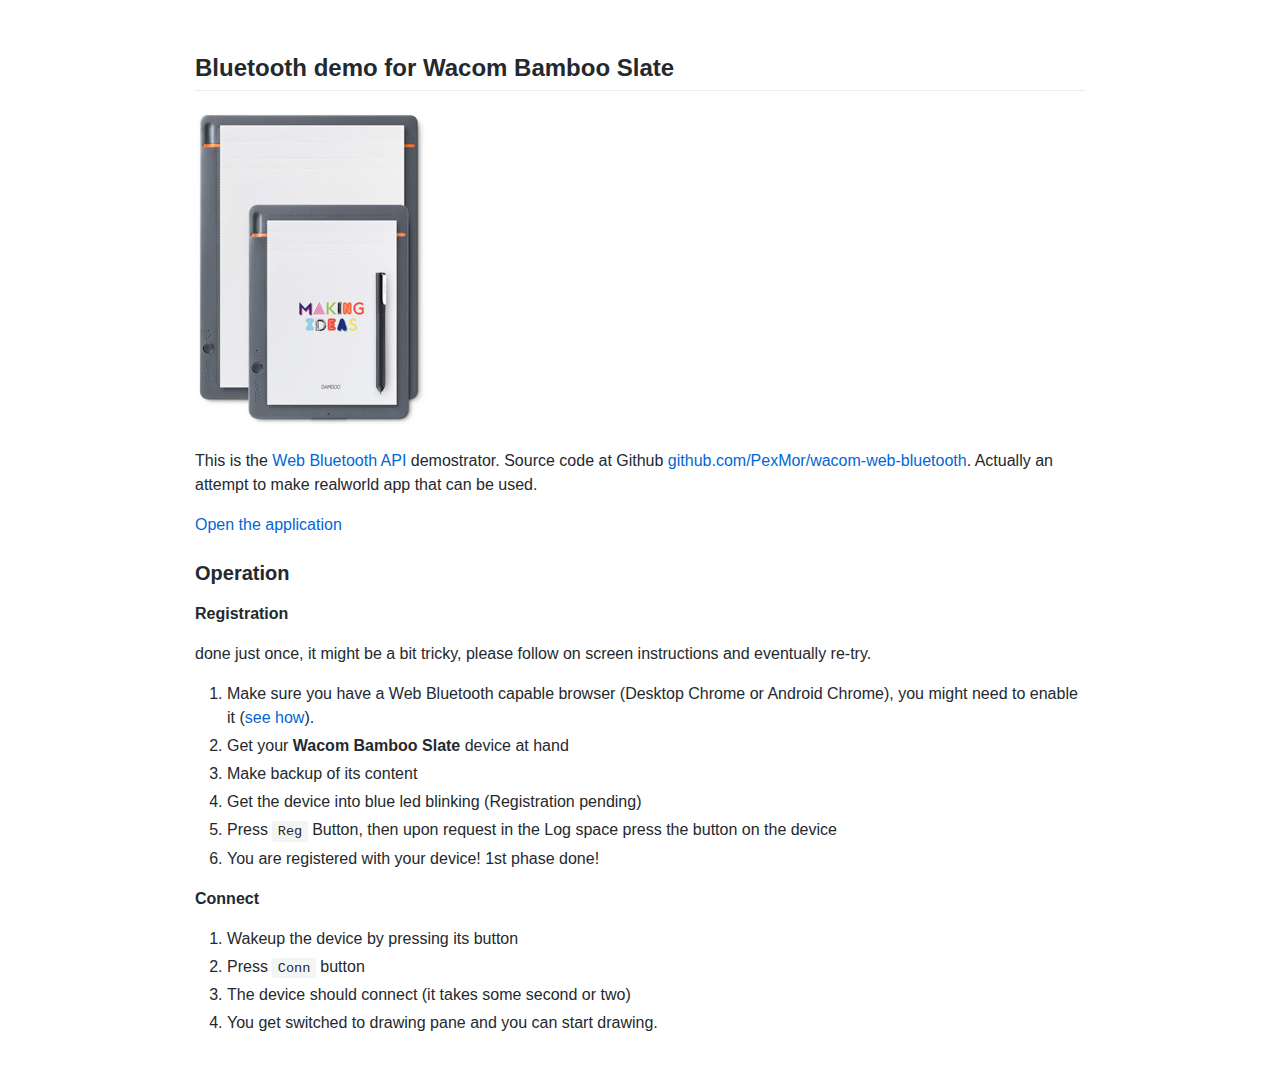
<file: docs/desc.html>
<!DOCTYPE html>
<html>

<head>
  <meta charset="utf-8">
  <title>Description: Wacom in a Browser</title>
  <meta name="viewport" content="width=device-width, initial-scale=1.0">
  <link rel="stylesheet" href="//maxcdn.bootstrapcdn.com/font-awesome/4.7.0/css/font-awesome.min.css">
    <link rel="stylesheet" href="github-markdown.css">
    <link rel="stylesheet" href="embedmd.css">
    <link href="//fonts.googleapis.com/css2?family=Open+Sans&family=Roboto&display=swap&subset=latin,latin-ext" rel="stylesheet"> 
    <script src="mdjs/markdown.js"></script>
    <script>
var mdSrc=`
## Bluetooth demo for Wacom Bamboo Slate

![Bamboo Img](bamboo.jpg)

This is the [Web Bluetooth API](https://webbluetoothcg.github.io/web-bluetooth/) demostrator.
Source code at Github [github.com/PexMor/wacom-web-bluetooth](https://github.com/PexMor/wacom-web-bluetooth).
Actually an attempt to make realworld app that can be used.

[Open the application](index.html)

### Operation

__Registration__

done just once, it might be a bit tricky, please follow on screen instructions and eventually re-try.

1. Make sure you have a Web Bluetooth capable browser (Desktop Chrome or Android Chrome), you might need to enable it ([see how](https://reelyactive.github.io/pareto-anywhere/enable-web-bluetooth-scanning/#:~:text=Chrome%20Browser,-On%20Android%20and&text=Enable%20Web%20Bluetooth%20Scanning%20in%20two%20steps%3A,select%20Enabled)).
2. Get your __Wacom Bamboo Slate__ device at hand
3. Make backup of its content
4. Get the device into blue led blinking (Registration pending)
5. Press \`Reg\` Button, then upon request in the Log space press the button on the device
6. You are registered with your device! 1st phase done!

__Connect__

1. Wakeup the device by pressing its button
2. Press \`Conn\` button
3. The device should connect (it takes some second or two)
4. You get switched to drawing pane and you can start drawing.

`;
        window["markdown"].ready.then(markdown => {
            var res = markdown.parse(mdSrc);
            var el = document.getElementById('render');
            if (el) {
                el.innerHTML = res;
            }
        });
    </script>
  <link rel="stylesheet" href="main.css">
</head>

<body>
    <div id='render' class='markdown-body'></div>
</body>

</html>
</file>
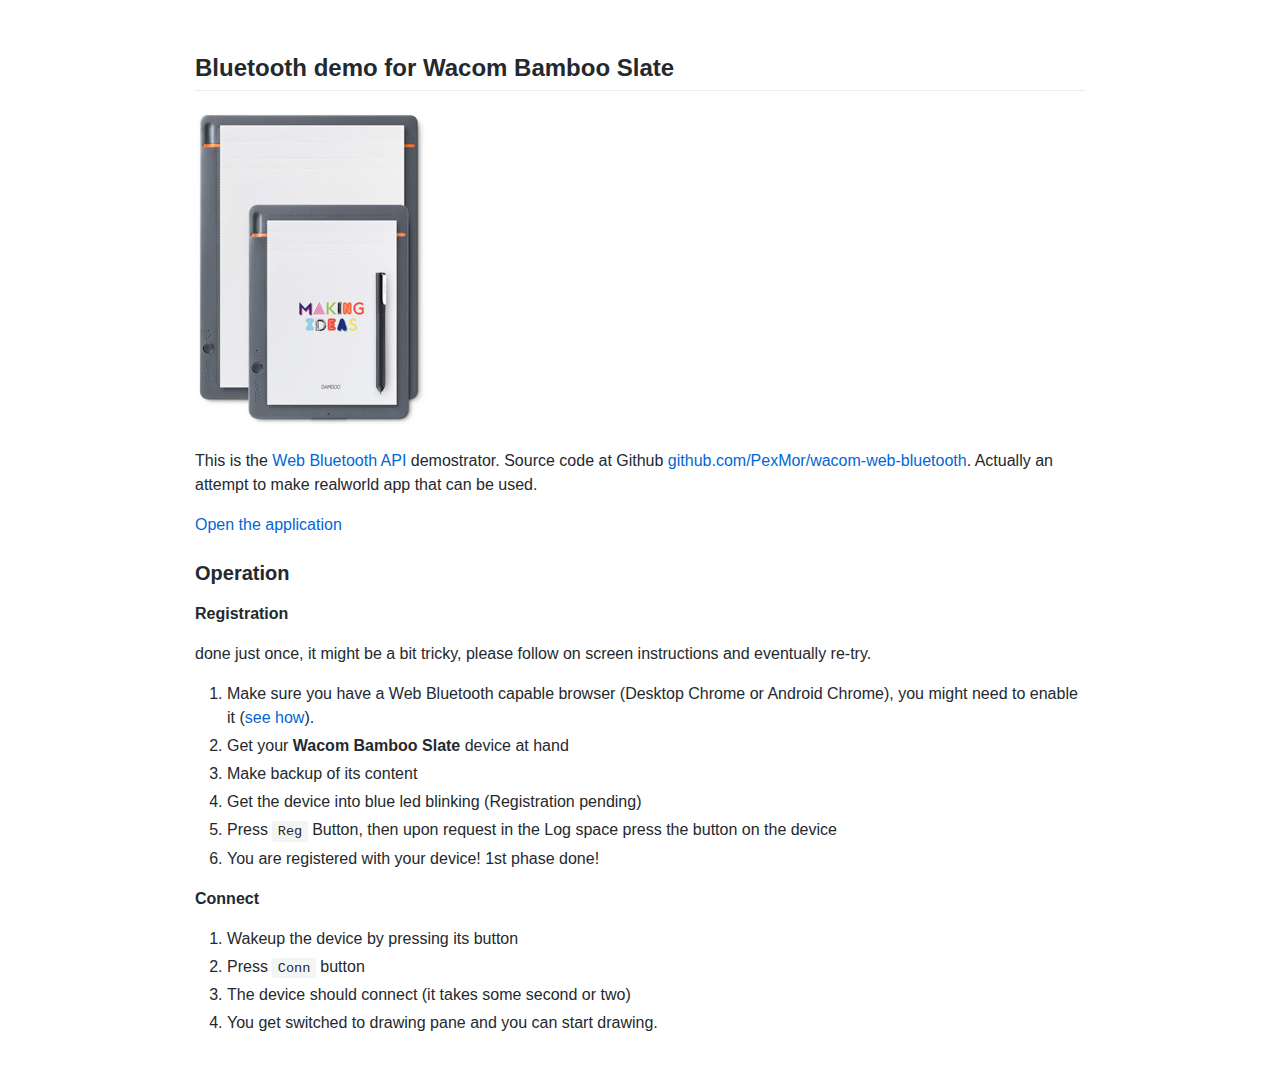
<file: docs/desc_5d615c1b1cce1909bb088984b42435e3fba27330.html>
<!DOCTYPE html>
<html>

<head>
  <meta charset="utf-8">
  <title>Description: Wacom in a Browser</title>
  <meta name="viewport" content="width=device-width, initial-scale=1.0">
  <link rel="apple-touch-icon" sizes="180x180" href="/wacom-web-bluetooth/icons/apple-touch-icon.png">
  <link rel="icon" type="image/png" sizes="32x32" href="/wacom-web-bluetooth/icons/favicon-32x32.png">
  <link rel="icon" type="image/png" sizes="16x16" href="/wacom-web-bluetooth/icons/favicon-16x16.png">
  <link rel="mask-icon" href="/wacom-web-bluetooth/icons/safari-pinned-tab.svg" color="#5bbad5">
  <link rel="shortcut icon" href="/wacom-web-bluetooth/icons/favicon.ico">
  <meta name="msapplication-TileColor" content="#ffc40d">
  <meta name="msapplication-config" content="/wacom-web-bluetooth/icons/browserconfig.xml">
  <meta name="theme-color" content="#ffffff">
  <link rel="stylesheet" href="//maxcdn.bootstrapcdn.com/font-awesome/4.7.0/css/font-awesome.min.css">
    <link rel="stylesheet" href="github-markdown.css">
    <link rel="stylesheet" href="embedmd.css">
    <link href="//fonts.googleapis.com/css2?family=Open+Sans&family=Roboto&display=swap&subset=latin,latin-ext" rel="stylesheet"> 
    <script src="mdjs/markdown.js"></script>
    <script>
var mdSrc=`
## Bluetooth demo for Wacom Bamboo Slate

![Bamboo Img](bamboo.jpg)

This is the [Web Bluetooth API](https://webbluetoothcg.github.io/web-bluetooth/) demostrator.
Source code at Github [github.com/PexMor/wacom-web-bluetooth](https://github.com/PexMor/wacom-web-bluetooth).
Actually an attempt to make realworld app that can be used.

[Open the application](index_11551f49140984263ae371fc07f488eb62399fd0.html)

### Operation

__Registration__

done just once, it might be a bit tricky, please follow on screen instructions and eventually re-try.

1. Make sure you have a Web Bluetooth capable browser (Desktop Chrome or Android Chrome), you might need to enable it ([see how](https://reelyactive.github.io/pareto-anywhere/enable-web-bluetooth-scanning/#:~:text=Chrome%20Browser,-On%20Android%20and&text=Enable%20Web%20Bluetooth%20Scanning%20in%20two%20steps%3A,select%20Enabled)).
2. Get your __Wacom Bamboo Slate__ device at hand
3. Make backup of its content
4. Get the device into blue led blinking (Registration pending)
5. Press \`Reg\` Button, then upon request in the Log space press the button on the device
6. You are registered with your device! 1st phase done!

__Connect__

1. Wakeup the device by pressing its button
2. Press \`Conn\` button
3. The device should connect (it takes some second or two)
4. You get switched to drawing pane and you can start drawing.

`;
        window["markdown"].ready.then(markdown => {
            var res = markdown.parse(mdSrc);
            var el = document.getElementById('render');
            if (el) {
                el.innerHTML = res;
            }
        });
    </script>
  <link rel="stylesheet" href="main.css">
</head>

<body>
    <div id='render' class='markdown-body'></div>
</body>

</html>
</file>
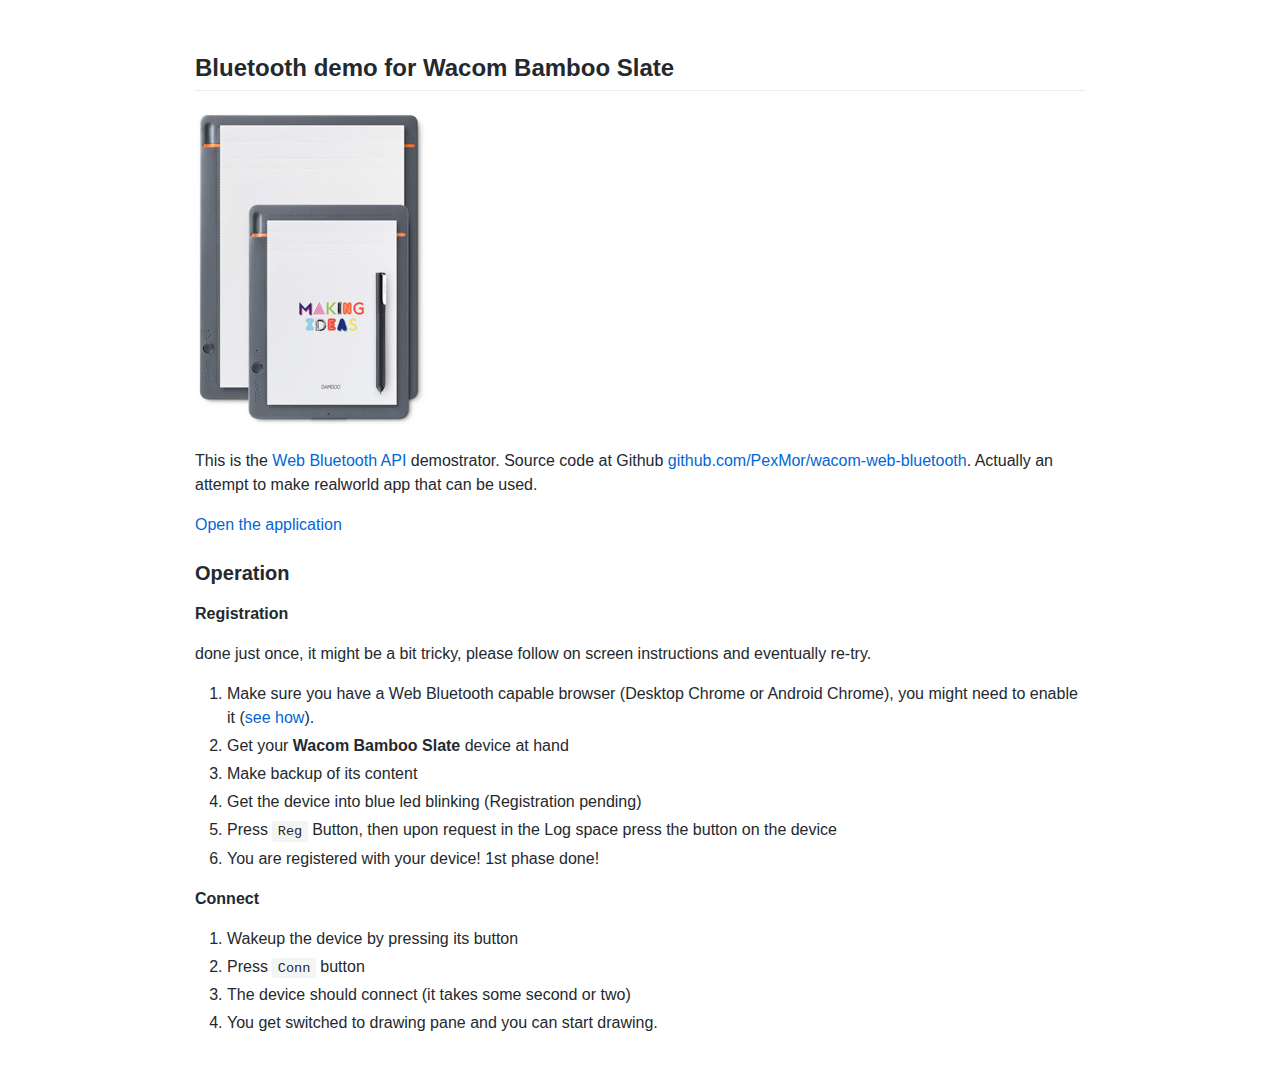
<file: docs/desc_c5165eae77a05a7bce1f98610a6eeebd78ed262d.html>
<!DOCTYPE html>
<html>

<head>
  <meta charset="utf-8">
  <title>Description: Wacom in a Browser</title>
  <meta name="viewport" content="width=device-width, initial-scale=1.0">
  <link rel="stylesheet" href="//maxcdn.bootstrapcdn.com/font-awesome/4.7.0/css/font-awesome.min.css">
    <link rel="stylesheet" href="github-markdown.css">
    <link rel="stylesheet" href="embedmd.css">
    <link href="//fonts.googleapis.com/css2?family=Open+Sans&family=Roboto&display=swap&subset=latin,latin-ext" rel="stylesheet"> 
    <script src="mdjs/markdown.js"></script>
    <script>
var mdSrc=`
## Bluetooth demo for Wacom Bamboo Slate

![Bamboo Img](bamboo.jpg)

This is the [Web Bluetooth API](https://webbluetoothcg.github.io/web-bluetooth/) demostrator.
Source code at Github [github.com/PexMor/wacom-web-bluetooth](https://github.com/PexMor/wacom-web-bluetooth).
Actually an attempt to make realworld app that can be used.

[Open the application](index_55564555f420b65ae9c549f8874e1558d2d276db.html)

### Operation

__Registration__

done just once, it might be a bit tricky, please follow on screen instructions and eventually re-try.

1. Make sure you have a Web Bluetooth capable browser (Desktop Chrome or Android Chrome), you might need to enable it ([see how](https://reelyactive.github.io/pareto-anywhere/enable-web-bluetooth-scanning/#:~:text=Chrome%20Browser,-On%20Android%20and&text=Enable%20Web%20Bluetooth%20Scanning%20in%20two%20steps%3A,select%20Enabled)).
2. Get your __Wacom Bamboo Slate__ device at hand
3. Make backup of its content
4. Get the device into blue led blinking (Registration pending)
5. Press \`Reg\` Button, then upon request in the Log space press the button on the device
6. You are registered with your device! 1st phase done!

__Connect__

1. Wakeup the device by pressing its button
2. Press \`Conn\` button
3. The device should connect (it takes some second or two)
4. You get switched to drawing pane and you can start drawing.

`;
        window["markdown"].ready.then(markdown => {
            var res = markdown.parse(mdSrc);
            var el = document.getElementById('render');
            if (el) {
                el.innerHTML = res;
            }
        });
    </script>
  <link rel="stylesheet" href="main.css">
</head>

<body>
    <div id='render' class='markdown-body'></div>
</body>

</html>
</file>
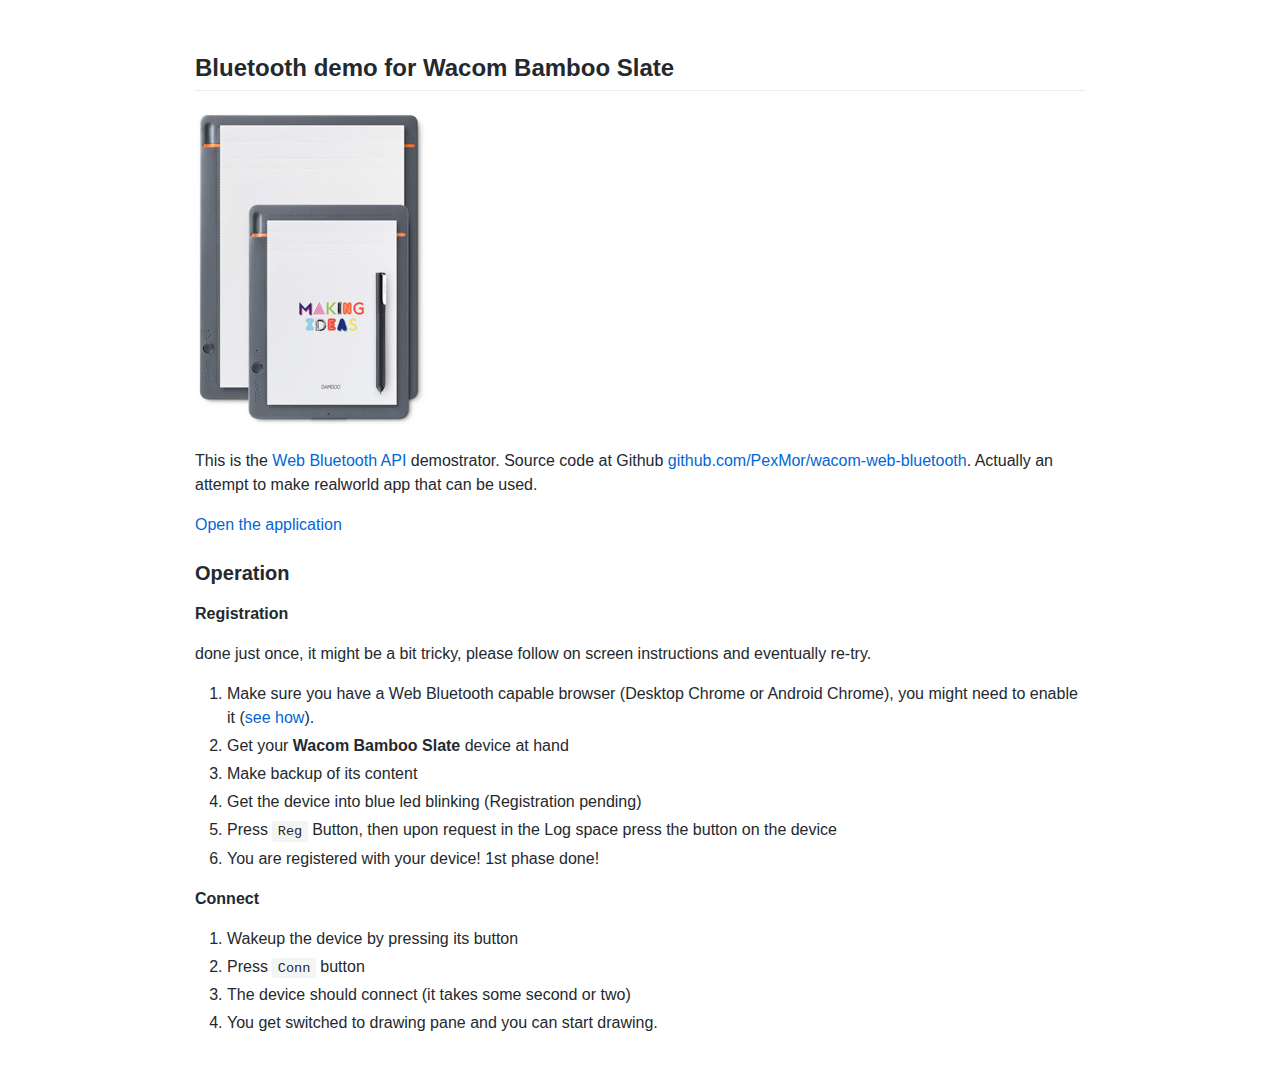
<file: docs/desc_d200d58b29abf92d675e7d777890a25f174c1034.html>
<!DOCTYPE html>
<html>

<head>
  <meta charset="utf-8">
  <title>Description: Wacom in a Browser</title>
  <meta name="viewport" content="width=device-width, initial-scale=1.0">
  <link rel="apple-touch-icon" sizes="180x180" href="/icons/apple-touch-icon.png">
  <link rel="icon" type="image/png" sizes="32x32" href="/icons/favicon-32x32.png">
  <link rel="icon" type="image/png" sizes="16x16" href="/icons/favicon-16x16.png">
  <link rel="mask-icon" href="/icons/safari-pinned-tab.svg" color="#5bbad5">
  <link rel="shortcut icon" href="/icons/favicon.ico">
  <meta name="msapplication-TileColor" content="#ffc40d">
  <meta name="msapplication-config" content="/icons/browserconfig.xml">
  <meta name="theme-color" content="#ffffff">
  <link rel="stylesheet" href="//maxcdn.bootstrapcdn.com/font-awesome/4.7.0/css/font-awesome.min.css">
    <link rel="stylesheet" href="github-markdown.css">
    <link rel="stylesheet" href="embedmd.css">
    <link href="//fonts.googleapis.com/css2?family=Open+Sans&family=Roboto&display=swap&subset=latin,latin-ext" rel="stylesheet"> 
    <script src="mdjs/markdown.js"></script>
    <script>
var mdSrc=`
## Bluetooth demo for Wacom Bamboo Slate

![Bamboo Img](bamboo.jpg)

This is the [Web Bluetooth API](https://webbluetoothcg.github.io/web-bluetooth/) demostrator.
Source code at Github [github.com/PexMor/wacom-web-bluetooth](https://github.com/PexMor/wacom-web-bluetooth).
Actually an attempt to make realworld app that can be used.

[Open the application](index_47d697acab4e76641f3f1dab53218a838c2c6b9e.html)

### Operation

__Registration__

done just once, it might be a bit tricky, please follow on screen instructions and eventually re-try.

1. Make sure you have a Web Bluetooth capable browser (Desktop Chrome or Android Chrome), you might need to enable it ([see how](https://reelyactive.github.io/pareto-anywhere/enable-web-bluetooth-scanning/#:~:text=Chrome%20Browser,-On%20Android%20and&text=Enable%20Web%20Bluetooth%20Scanning%20in%20two%20steps%3A,select%20Enabled)).
2. Get your __Wacom Bamboo Slate__ device at hand
3. Make backup of its content
4. Get the device into blue led blinking (Registration pending)
5. Press \`Reg\` Button, then upon request in the Log space press the button on the device
6. You are registered with your device! 1st phase done!

__Connect__

1. Wakeup the device by pressing its button
2. Press \`Conn\` button
3. The device should connect (it takes some second or two)
4. You get switched to drawing pane and you can start drawing.

`;
        window["markdown"].ready.then(markdown => {
            var res = markdown.parse(mdSrc);
            var el = document.getElementById('render');
            if (el) {
                el.innerHTML = res;
            }
        });
    </script>
  <link rel="stylesheet" href="main.css">
</head>

<body>
    <div id='render' class='markdown-body'></div>
</body>

</html>
</file>
<file: docs/github-markdown.css>
.markdown-body .octicon {
  display: inline-block;
  fill: currentColor;
  vertical-align: text-bottom;
}

.markdown-body .anchor {
  float: left;
  line-height: 1;
  margin-left: -20px;
  padding-right: 4px;
}

.markdown-body .anchor:focus {
  outline: none;
}

.markdown-body h1 .octicon-link,
.markdown-body h2 .octicon-link,
.markdown-body h3 .octicon-link,
.markdown-body h4 .octicon-link,
.markdown-body h5 .octicon-link,
.markdown-body h6 .octicon-link {
  color: #1b1f23;
  vertical-align: middle;
  visibility: hidden;
}

.markdown-body h1:hover .anchor,
.markdown-body h2:hover .anchor,
.markdown-body h3:hover .anchor,
.markdown-body h4:hover .anchor,
.markdown-body h5:hover .anchor,
.markdown-body h6:hover .anchor {
  text-decoration: none;
}

.markdown-body h1:hover .anchor .octicon-link,
.markdown-body h2:hover .anchor .octicon-link,
.markdown-body h3:hover .anchor .octicon-link,
.markdown-body h4:hover .anchor .octicon-link,
.markdown-body h5:hover .anchor .octicon-link,
.markdown-body h6:hover .anchor .octicon-link {
  visibility: visible;
}

.markdown-body h1:hover .anchor .octicon-link:before,
.markdown-body h2:hover .anchor .octicon-link:before,
.markdown-body h3:hover .anchor .octicon-link:before,
.markdown-body h4:hover .anchor .octicon-link:before,
.markdown-body h5:hover .anchor .octicon-link:before,
.markdown-body h6:hover .anchor .octicon-link:before {
  width: 16px;
  height: 16px;
  content: ' ';
  display: inline-block;
  background-image: url("data:image/svg+xml,%3Csvg xmlns='http://www.w3.org/2000/svg' viewBox='0 0 16 16' version='1.1' width='16' height='16' aria-hidden='true'%3E%3Cpath fill-rule='evenodd' d='M4 9h1v1H4c-1.5 0-3-1.69-3-3.5S2.55 3 4 3h4c1.45 0 3 1.69 3 3.5 0 1.41-.91 2.72-2 3.25V8.59c.58-.45 1-1.27 1-2.09C10 5.22 8.98 4 8 4H4c-.98 0-2 1.22-2 2.5S3 9 4 9zm9-3h-1v1h1c1 0 2 1.22 2 2.5S13.98 12 13 12H9c-.98 0-2-1.22-2-2.5 0-.83.42-1.64 1-2.09V6.25c-1.09.53-2 1.84-2 3.25C6 11.31 7.55 13 9 13h4c1.45 0 3-1.69 3-3.5S14.5 6 13 6z'%3E%3C/path%3E%3C/svg%3E");
}.markdown-body {
  -ms-text-size-adjust: 100%;
  -webkit-text-size-adjust: 100%;
  line-height: 1.5;
  color: #24292e;
  font-family: -apple-system,BlinkMacSystemFont,Segoe UI,Helvetica,Arial,sans-serif,Apple Color Emoji,Segoe UI Emoji;
  font-size: 16px;
  line-height: 1.5;
  word-wrap: break-word;
}

.markdown-body details {
  display: block;
}

.markdown-body summary {
  display: list-item;
}

.markdown-body a {
  background-color: initial;
}

.markdown-body a:active,
.markdown-body a:hover {
  outline-width: 0;
}

.markdown-body strong {
  font-weight: inherit;
  font-weight: bolder;
}

.markdown-body h1 {
  font-size: 2em;
  margin: .67em 0;
}

.markdown-body img {
  border-style: none;
}

.markdown-body code,
.markdown-body kbd,
.markdown-body pre {
  font-family: monospace,monospace;
  font-size: 1em;
}

.markdown-body hr {
  box-sizing: initial;
  height: 0;
  overflow: visible;
}

.markdown-body input {
  font: inherit;
  margin: 0;
}

.markdown-body input {
  overflow: visible;
}

.markdown-body [type=checkbox] {
  box-sizing: border-box;
  padding: 0;
}

.markdown-body * {
  box-sizing: border-box;
}

.markdown-body input {
  font-family: inherit;
  font-size: inherit;
  line-height: inherit;
}

.markdown-body a {
  color: #0366d6;
  text-decoration: none;
}

.markdown-body a:hover {
  text-decoration: underline;
}

.markdown-body strong {
  font-weight: 600;
}

.markdown-body hr {
  height: 0;
  margin: 15px 0;
  overflow: hidden;
  background: transparent;
  border: 0;
  border-bottom: 1px solid #dfe2e5;
}

.markdown-body hr:after,
.markdown-body hr:before {
  display: table;
  content: "";
}

.markdown-body hr:after {
  clear: both;
}

.markdown-body table {
  border-spacing: 0;
  border-collapse: collapse;
}

.markdown-body td,
.markdown-body th {
  padding: 0;
}

.markdown-body details summary {
  cursor: pointer;
}

.markdown-body kbd {
  display: inline-block;
  padding: 3px 5px;
  font: 11px SFMono-Regular,Consolas,Liberation Mono,Menlo,monospace;
  line-height: 10px;
  color: #444d56;
  vertical-align: middle;
  background-color: #fafbfc;
  border: 1px solid #d1d5da;
  border-radius: 3px;
  box-shadow: inset 0 -1px 0 #d1d5da;
}

.markdown-body h1,
.markdown-body h2,
.markdown-body h3,
.markdown-body h4,
.markdown-body h5,
.markdown-body h6 {
  margin-top: 0;
  margin-bottom: 0;
}

.markdown-body h1 {
  font-size: 32px;
}

.markdown-body h1,
.markdown-body h2 {
  font-weight: 600;
}

.markdown-body h2 {
  font-size: 24px;
}

.markdown-body h3 {
  font-size: 20px;
}

.markdown-body h3,
.markdown-body h4 {
  font-weight: 600;
}

.markdown-body h4 {
  font-size: 16px;
}

.markdown-body h5 {
  font-size: 14px;
}

.markdown-body h5,
.markdown-body h6 {
  font-weight: 600;
}

.markdown-body h6 {
  font-size: 12px;
}

.markdown-body p {
  margin-top: 0;
  margin-bottom: 10px;
}

.markdown-body blockquote {
  margin: 0;
}

.markdown-body ol,
.markdown-body ul {
  padding-left: 0;
  margin-top: 0;
  margin-bottom: 0;
}

.markdown-body ol ol,
.markdown-body ul ol {
  list-style-type: lower-roman;
}

.markdown-body ol ol ol,
.markdown-body ol ul ol,
.markdown-body ul ol ol,
.markdown-body ul ul ol {
  list-style-type: lower-alpha;
}

.markdown-body dd {
  margin-left: 0;
}

.markdown-body code,
.markdown-body pre {
  font-family: SFMono-Regular,Consolas,Liberation Mono,Menlo,monospace;
  font-size: 12px;
}

.markdown-body pre {
  margin-top: 0;
  margin-bottom: 0;
}

.markdown-body input::-webkit-inner-spin-button,
.markdown-body input::-webkit-outer-spin-button {
  margin: 0;
  -webkit-appearance: none;
  appearance: none;
}

.markdown-body :checked+.radio-label {
  position: relative;
  z-index: 1;
  border-color: #0366d6;
}

.markdown-body .border {
  border: 1px solid #e1e4e8!important;
}

.markdown-body .border-0 {
  border: 0!important;
}

.markdown-body .border-bottom {
  border-bottom: 1px solid #e1e4e8!important;
}

.markdown-body .rounded-1 {
  border-radius: 3px!important;
}

.markdown-body .bg-white {
  background-color: #fff!important;
}

.markdown-body .bg-gray-light {
  background-color: #fafbfc!important;
}

.markdown-body .text-gray-light {
  color: #6a737d!important;
}

.markdown-body .mb-0 {
  margin-bottom: 0!important;
}

.markdown-body .my-2 {
  margin-top: 8px!important;
  margin-bottom: 8px!important;
}

.markdown-body .pl-0 {
  padding-left: 0!important;
}

.markdown-body .py-0 {
  padding-top: 0!important;
  padding-bottom: 0!important;
}

.markdown-body .pl-1 {
  padding-left: 4px!important;
}

.markdown-body .pl-2 {
  padding-left: 8px!important;
}

.markdown-body .py-2 {
  padding-top: 8px!important;
  padding-bottom: 8px!important;
}

.markdown-body .pl-3,
.markdown-body .px-3 {
  padding-left: 16px!important;
}

.markdown-body .px-3 {
  padding-right: 16px!important;
}

.markdown-body .pl-4 {
  padding-left: 24px!important;
}

.markdown-body .pl-5 {
  padding-left: 32px!important;
}

.markdown-body .pl-6 {
  padding-left: 40px!important;
}

.markdown-body .f6 {
  font-size: 12px!important;
}

.markdown-body .lh-condensed {
  line-height: 1.25!important;
}

.markdown-body .text-bold {
  font-weight: 600!important;
}

.markdown-body .pl-c {
  color: #6a737d;
}

.markdown-body .pl-c1,
.markdown-body .pl-s .pl-v {
  color: #005cc5;
}

.markdown-body .pl-e,
.markdown-body .pl-en {
  color: #6f42c1;
}

.markdown-body .pl-s .pl-s1,
.markdown-body .pl-smi {
  color: #24292e;
}

.markdown-body .pl-ent {
  color: #22863a;
}

.markdown-body .pl-k {
  color: #d73a49;
}

.markdown-body .pl-pds,
.markdown-body .pl-s,
.markdown-body .pl-s .pl-pse .pl-s1,
.markdown-body .pl-sr,
.markdown-body .pl-sr .pl-cce,
.markdown-body .pl-sr .pl-sra,
.markdown-body .pl-sr .pl-sre {
  color: #032f62;
}

.markdown-body .pl-smw,
.markdown-body .pl-v {
  color: #e36209;
}

.markdown-body .pl-bu {
  color: #b31d28;
}

.markdown-body .pl-ii {
  color: #fafbfc;
  background-color: #b31d28;
}

.markdown-body .pl-c2 {
  color: #fafbfc;
  background-color: #d73a49;
}

.markdown-body .pl-c2:before {
  content: "^M";
}

.markdown-body .pl-sr .pl-cce {
  font-weight: 700;
  color: #22863a;
}

.markdown-body .pl-ml {
  color: #735c0f;
}

.markdown-body .pl-mh,
.markdown-body .pl-mh .pl-en,
.markdown-body .pl-ms {
  font-weight: 700;
  color: #005cc5;
}

.markdown-body .pl-mi {
  font-style: italic;
  color: #24292e;
}

.markdown-body .pl-mb {
  font-weight: 700;
  color: #24292e;
}

.markdown-body .pl-md {
  color: #b31d28;
  background-color: #ffeef0;
}

.markdown-body .pl-mi1 {
  color: #22863a;
  background-color: #f0fff4;
}

.markdown-body .pl-mc {
  color: #e36209;
  background-color: #ffebda;
}

.markdown-body .pl-mi2 {
  color: #f6f8fa;
  background-color: #005cc5;
}

.markdown-body .pl-mdr {
  font-weight: 700;
  color: #6f42c1;
}

.markdown-body .pl-ba {
  color: #586069;
}

.markdown-body .pl-sg {
  color: #959da5;
}

.markdown-body .pl-corl {
  text-decoration: underline;
  color: #032f62;
}

.markdown-body .mb-0 {
  margin-bottom: 0!important;
}

.markdown-body .my-2 {
  margin-bottom: 8px!important;
}

.markdown-body .my-2 {
  margin-top: 8px!important;
}

.markdown-body .pl-0 {
  padding-left: 0!important;
}

.markdown-body .py-0 {
  padding-top: 0!important;
  padding-bottom: 0!important;
}

.markdown-body .pl-1 {
  padding-left: 4px!important;
}

.markdown-body .pl-2 {
  padding-left: 8px!important;
}

.markdown-body .py-2 {
  padding-top: 8px!important;
  padding-bottom: 8px!important;
}

.markdown-body .pl-3 {
  padding-left: 16px!important;
}

.markdown-body .pl-4 {
  padding-left: 24px!important;
}

.markdown-body .pl-5 {
  padding-left: 32px!important;
}

.markdown-body .pl-6 {
  padding-left: 40px!important;
}

.markdown-body .pl-7 {
  padding-left: 48px!important;
}

.markdown-body .pl-8 {
  padding-left: 64px!important;
}

.markdown-body .pl-9 {
  padding-left: 80px!important;
}

.markdown-body .pl-10 {
  padding-left: 96px!important;
}

.markdown-body .pl-11 {
  padding-left: 112px!important;
}

.markdown-body .pl-12 {
  padding-left: 128px!important;
}

.markdown-body hr {
  border-bottom-color: #eee;
}

.markdown-body kbd {
  display: inline-block;
  padding: 3px 5px;
  font: 11px SFMono-Regular,Consolas,Liberation Mono,Menlo,monospace;
  line-height: 10px;
  color: #444d56;
  vertical-align: middle;
  background-color: #fafbfc;
  border: 1px solid #d1d5da;
  border-radius: 3px;
  box-shadow: inset 0 -1px 0 #d1d5da;
}

.markdown-body:after,
.markdown-body:before {
  display: table;
  content: "";
}

.markdown-body:after {
  clear: both;
}

.markdown-body>:first-child {
  margin-top: 0!important;
}

.markdown-body>:last-child {
  margin-bottom: 0!important;
}

.markdown-body a:not([href]) {
  color: inherit;
  text-decoration: none;
}

.markdown-body blockquote,
.markdown-body details,
.markdown-body dl,
.markdown-body ol,
.markdown-body p,
.markdown-body pre,
.markdown-body table,
.markdown-body ul {
  margin-top: 0;
  margin-bottom: 16px;
}

.markdown-body hr {
  height: .25em;
  padding: 0;
  margin: 24px 0;
  background-color: #e1e4e8;
  border: 0;
}

.markdown-body blockquote {
  padding: 0 1em;
  color: #6a737d;
  border-left: .25em solid #dfe2e5;
}

.markdown-body blockquote>:first-child {
  margin-top: 0;
}

.markdown-body blockquote>:last-child {
  margin-bottom: 0;
}

.markdown-body h1,
.markdown-body h2,
.markdown-body h3,
.markdown-body h4,
.markdown-body h5,
.markdown-body h6 {
  margin-top: 24px;
  margin-bottom: 16px;
  font-weight: 600;
  line-height: 1.25;
}

.markdown-body h1 {
  font-size: 2em;
}

.markdown-body h1,
.markdown-body h2 {
  padding-bottom: .3em;
  border-bottom: 1px solid #eaecef;
}

.markdown-body h2 {
  font-size: 1.5em;
}

.markdown-body h3 {
  font-size: 1.25em;
}

.markdown-body h4 {
  font-size: 1em;
}

.markdown-body h5 {
  font-size: .875em;
}

.markdown-body h6 {
  font-size: .85em;
  color: #6a737d;
}

.markdown-body ol,
.markdown-body ul {
  padding-left: 2em;
}

.markdown-body ol ol,
.markdown-body ol ul,
.markdown-body ul ol,
.markdown-body ul ul {
  margin-top: 0;
  margin-bottom: 0;
}

.markdown-body li {
  word-wrap: break-all;
}

.markdown-body li>p {
  margin-top: 16px;
}

.markdown-body li+li {
  margin-top: .25em;
}

.markdown-body dl {
  padding: 0;
}

.markdown-body dl dt {
  padding: 0;
  margin-top: 16px;
  font-size: 1em;
  font-style: italic;
  font-weight: 600;
}

.markdown-body dl dd {
  padding: 0 16px;
  margin-bottom: 16px;
}

.markdown-body table {
  display: block;
  width: 100%;
  overflow: auto;
}

.markdown-body table th {
  font-weight: 600;
}

.markdown-body table td,
.markdown-body table th {
  padding: 6px 13px;
  border: 1px solid #dfe2e5;
}

.markdown-body table tr {
  background-color: #fff;
  border-top: 1px solid #c6cbd1;
}

.markdown-body table tr:nth-child(2n) {
  background-color: #f6f8fa;
}

.markdown-body img {
  max-width: 100%;
  box-sizing: initial;
  background-color: #fff;
}

.markdown-body img[align=right] {
  padding-left: 20px;
}

.markdown-body img[align=left] {
  padding-right: 20px;
}

.markdown-body code {
  padding: .2em .4em;
  margin: 0;
  font-size: 85%;
  background-color: rgba(27,31,35,.05);
  border-radius: 3px;
}

.markdown-body pre {
  word-wrap: normal;
}

.markdown-body pre>code {
  padding: 0;
  margin: 0;
  font-size: 100%;
  word-break: normal;
  white-space: pre;
  background: transparent;
  border: 0;
}

.markdown-body .highlight {
  margin-bottom: 16px;
}

.markdown-body .highlight pre {
  margin-bottom: 0;
  word-break: normal;
}

.markdown-body .highlight pre,
.markdown-body pre {
  padding: 16px;
  overflow: auto;
  font-size: 85%;
  line-height: 1.45;
  background-color: #f6f8fa;
  border-radius: 3px;
}

.markdown-body pre code {
  display: inline;
  max-width: auto;
  padding: 0;
  margin: 0;
  overflow: visible;
  line-height: inherit;
  word-wrap: normal;
  background-color: initial;
  border: 0;
}

.markdown-body .commit-tease-sha {
  display: inline-block;
  font-family: SFMono-Regular,Consolas,Liberation Mono,Menlo,monospace;
  font-size: 90%;
  color: #444d56;
}

.markdown-body .full-commit .btn-outline:not(:disabled):hover {
  color: #005cc5;
  border-color: #005cc5;
}

.markdown-body .blob-wrapper {
  overflow-x: auto;
  overflow-y: hidden;
}

.markdown-body .blob-wrapper-embedded {
  max-height: 240px;
  overflow-y: auto;
}

.markdown-body .blob-num {
  width: 1%;
  min-width: 50px;
  padding-right: 10px;
  padding-left: 10px;
  font-family: SFMono-Regular,Consolas,Liberation Mono,Menlo,monospace;
  font-size: 12px;
  line-height: 20px;
  color: rgba(27,31,35,.3);
  text-align: right;
  white-space: nowrap;
  vertical-align: top;
  cursor: pointer;
  -webkit-user-select: none;
  -moz-user-select: none;
  -ms-user-select: none;
  user-select: none;
}

.markdown-body .blob-num:hover {
  color: rgba(27,31,35,.6);
}

.markdown-body .blob-num:before {
  content: attr(data-line-number);
}

.markdown-body .blob-code {
  position: relative;
  padding-right: 10px;
  padding-left: 10px;
  line-height: 20px;
  vertical-align: top;
}

.markdown-body .blob-code-inner {
  overflow: visible;
  font-family: SFMono-Regular,Consolas,Liberation Mono,Menlo,monospace;
  font-size: 12px;
  color: #24292e;
  word-wrap: normal;
  white-space: pre;
}

.markdown-body .pl-token.active,
.markdown-body .pl-token:hover {
  cursor: pointer;
  background: #ffea7f;
}

.markdown-body .tab-size[data-tab-size="1"] {
  -moz-tab-size: 1;
  tab-size: 1;
}

.markdown-body .tab-size[data-tab-size="2"] {
  -moz-tab-size: 2;
  tab-size: 2;
}

.markdown-body .tab-size[data-tab-size="3"] {
  -moz-tab-size: 3;
  tab-size: 3;
}

.markdown-body .tab-size[data-tab-size="4"] {
  -moz-tab-size: 4;
  tab-size: 4;
}

.markdown-body .tab-size[data-tab-size="5"] {
  -moz-tab-size: 5;
  tab-size: 5;
}

.markdown-body .tab-size[data-tab-size="6"] {
  -moz-tab-size: 6;
  tab-size: 6;
}

.markdown-body .tab-size[data-tab-size="7"] {
  -moz-tab-size: 7;
  tab-size: 7;
}

.markdown-body .tab-size[data-tab-size="8"] {
  -moz-tab-size: 8;
  tab-size: 8;
}

.markdown-body .tab-size[data-tab-size="9"] {
  -moz-tab-size: 9;
  tab-size: 9;
}

.markdown-body .tab-size[data-tab-size="10"] {
  -moz-tab-size: 10;
  tab-size: 10;
}

.markdown-body .tab-size[data-tab-size="11"] {
  -moz-tab-size: 11;
  tab-size: 11;
}

.markdown-body .tab-size[data-tab-size="12"] {
  -moz-tab-size: 12;
  tab-size: 12;
}

.markdown-body .task-list-item {
  list-style-type: none;
}

.markdown-body .task-list-item+.task-list-item {
  margin-top: 3px;
}

.markdown-body .task-list-item input {
  margin: 0 .2em .25em -1.6em;
  vertical-align: middle;
}
</file>
<file: docs/embedmd.css>
.markdown-body {
	box-sizing: border-box;
	min-width: 200px;
	max-width: 980px;
	margin: 0 auto;
	padding: 45px;
}

@media (max-width: 767px) {
	.markdown-body {
		padding: 15px;
	}
}
.img-remove {
  -webkit-filter: drop-shadow(5px 5px 5px #222);
  filter: drop-shadow(5px 5px 5px #222);
}
</file>
<file: docs/main.css>
body {
  top: 0; left: 0;bottom: 0; right: 0;
}
.topright {
  position: fixed;
  top: 0; right: 0;
  scrollbar-width: none;
  font-size: 32pt;
  z-index: 40;
  padding: 0.2em
}
.log-win {
  border: 1px dotted black;
  font-size: 18pt;
  line-height: 120%;
  padding: 0.5em;
}
.canvas-div {
  position: absolute;
  top: 0;
  left: 0;
  z-index: 20;
  display: none;
  overflow: hidden;
  padding: 0;
}
.canvas-extra {
  position: absolute;
  top: 0; left: 0;
  background-color: rgba(0,255,0,0.3);
}
</file>
